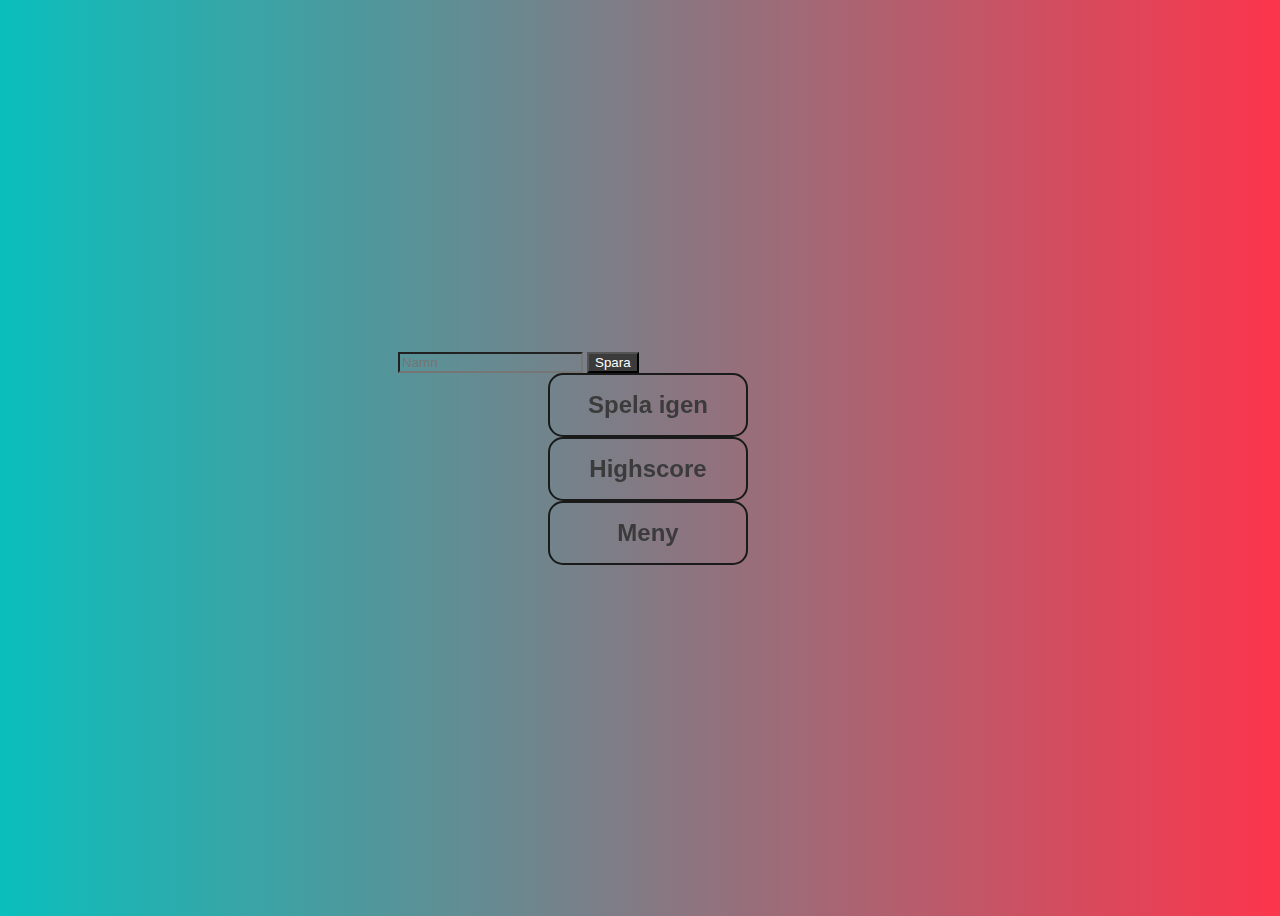
<file: end.html>
<!DOCTYPE html>
<html lang="en">
<head>
    <meta charset="UTF-8">
    <meta http-equiv="X-UA-Compatible" content="IE=edge">
    <meta name="viewport" content="width=device-width, initial-scale=1.0">
    <title>Highscore</title>
    <link href="https://cdn.jsdelivr.net/npm/bootstrap@5.1.2/dist/css/bootstrap.min.css" rel="stylesheet"
    integrity="sha384-uWxY/CJNBR+1zjPWmfnSnVxwRheevXITnMqoEIeG1LJrdI0GlVs/9cVSyPYXdcSF" crossorigin="anonymous">
    <link rel="stylesheet" href="end.css">
</head>
<body>

    <div class="container">
        <div class="row" style="width: 500px;">
            <div class="p" id="playerPoints"></div>
            <div class="input-group mb-3">
                <input type="text" class="form-control" placeholder="Namn" aria-label="Namn" aria-describedby="button-addon2" style="background: unset;" id="input">
                <button class="btn btn-outline-secondary" type="button" id="btn" style="color: white; background-color: #3B3B3B;">Spara</button>
              </div>
            <div class="btns mt-3">
                <button class="button-28" role="button"><a href="game.html">Spela igen</a></button>
                <button class="button-28 mt-3" role="button"><a href="highscore.html">Highscore</a></button>
                <button class="button-28 mt-3" role="button"><a href="index.html">Meny</a></button>
            </div>
        </div>
    </div>
    



    <script src="https://cdn.jsdelivr.net/npm/bootstrap@5.1.2/dist/js/bootstrap.bundle.min.js"
    integrity="sha384-kQtW33rZJAHjgefvhyyzcGF3C5TFyBQBA13V1RKPf4uH+bwyzQxZ6CmMZHmNBEfJ"
    crossorigin="anonymous"></script>
    <script src="end.js"></script>
<script src="highscore.js"></script>
</body>
</html>
</file>
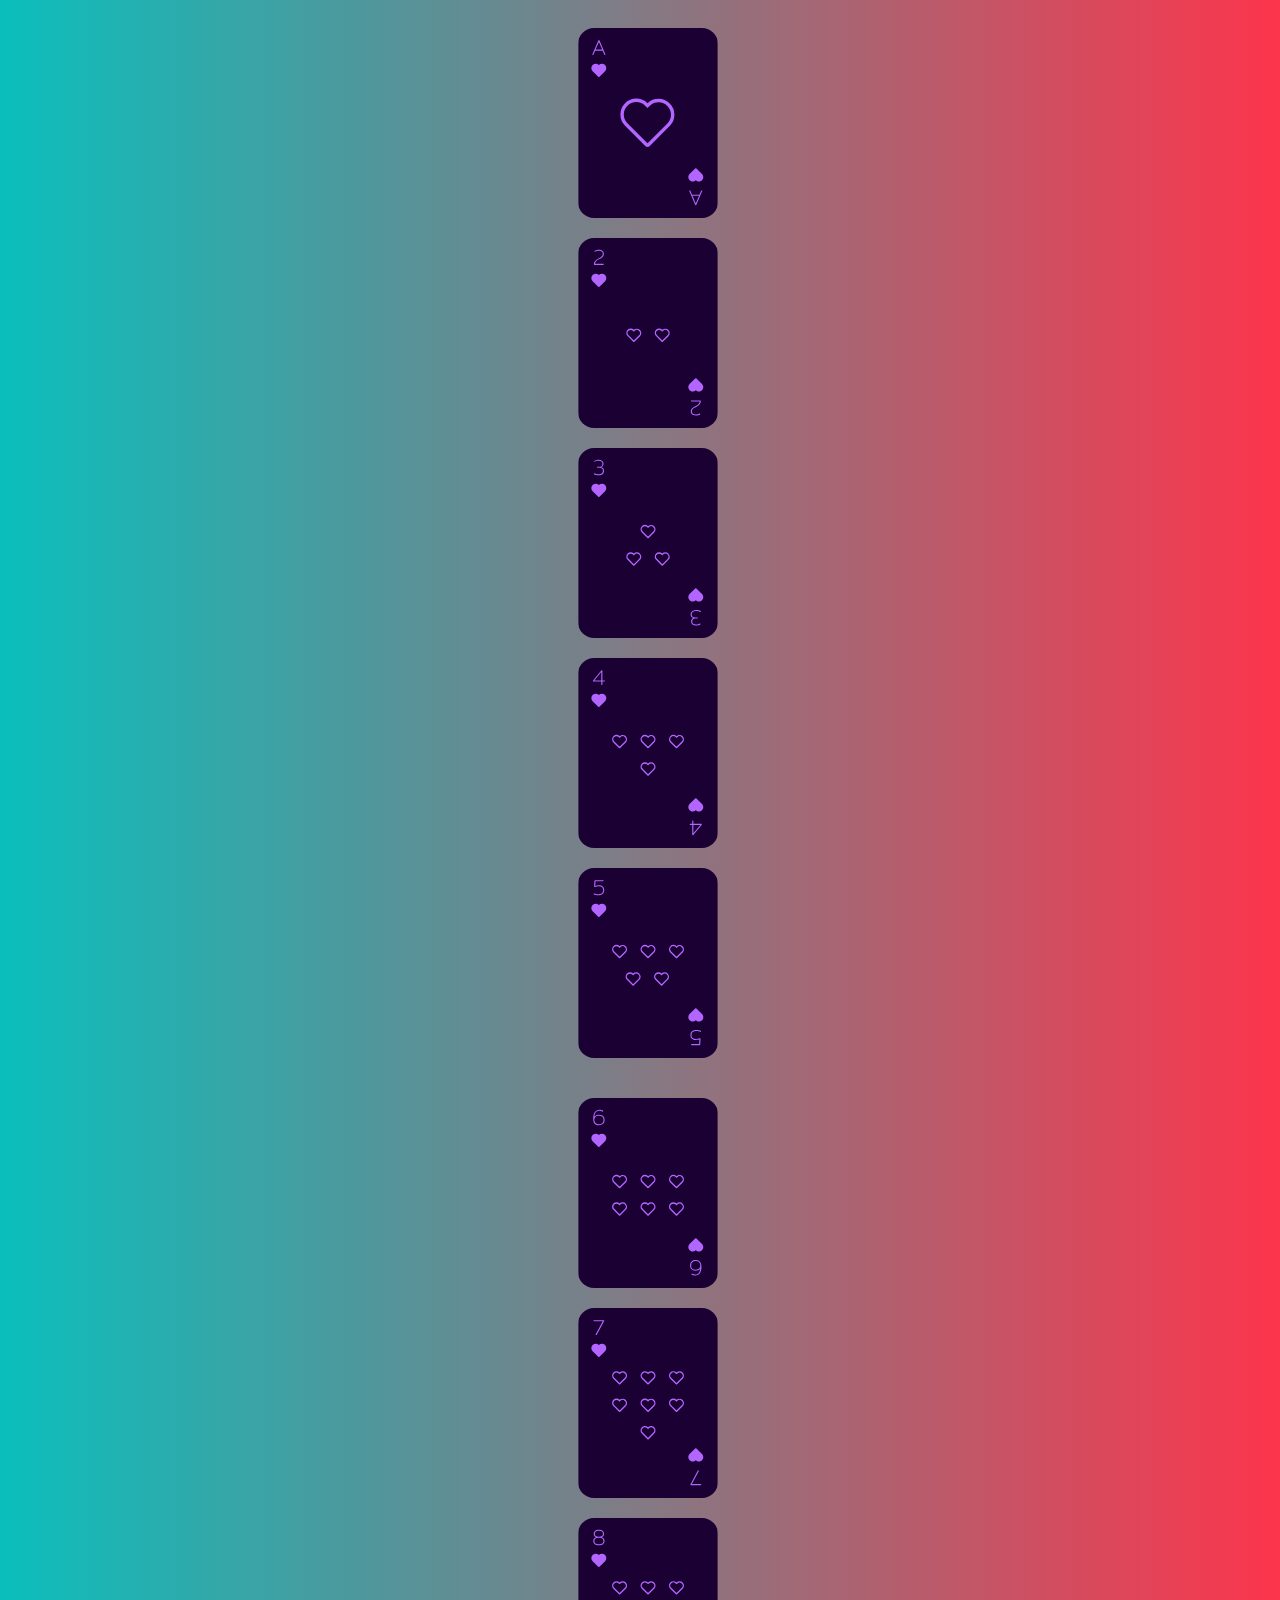
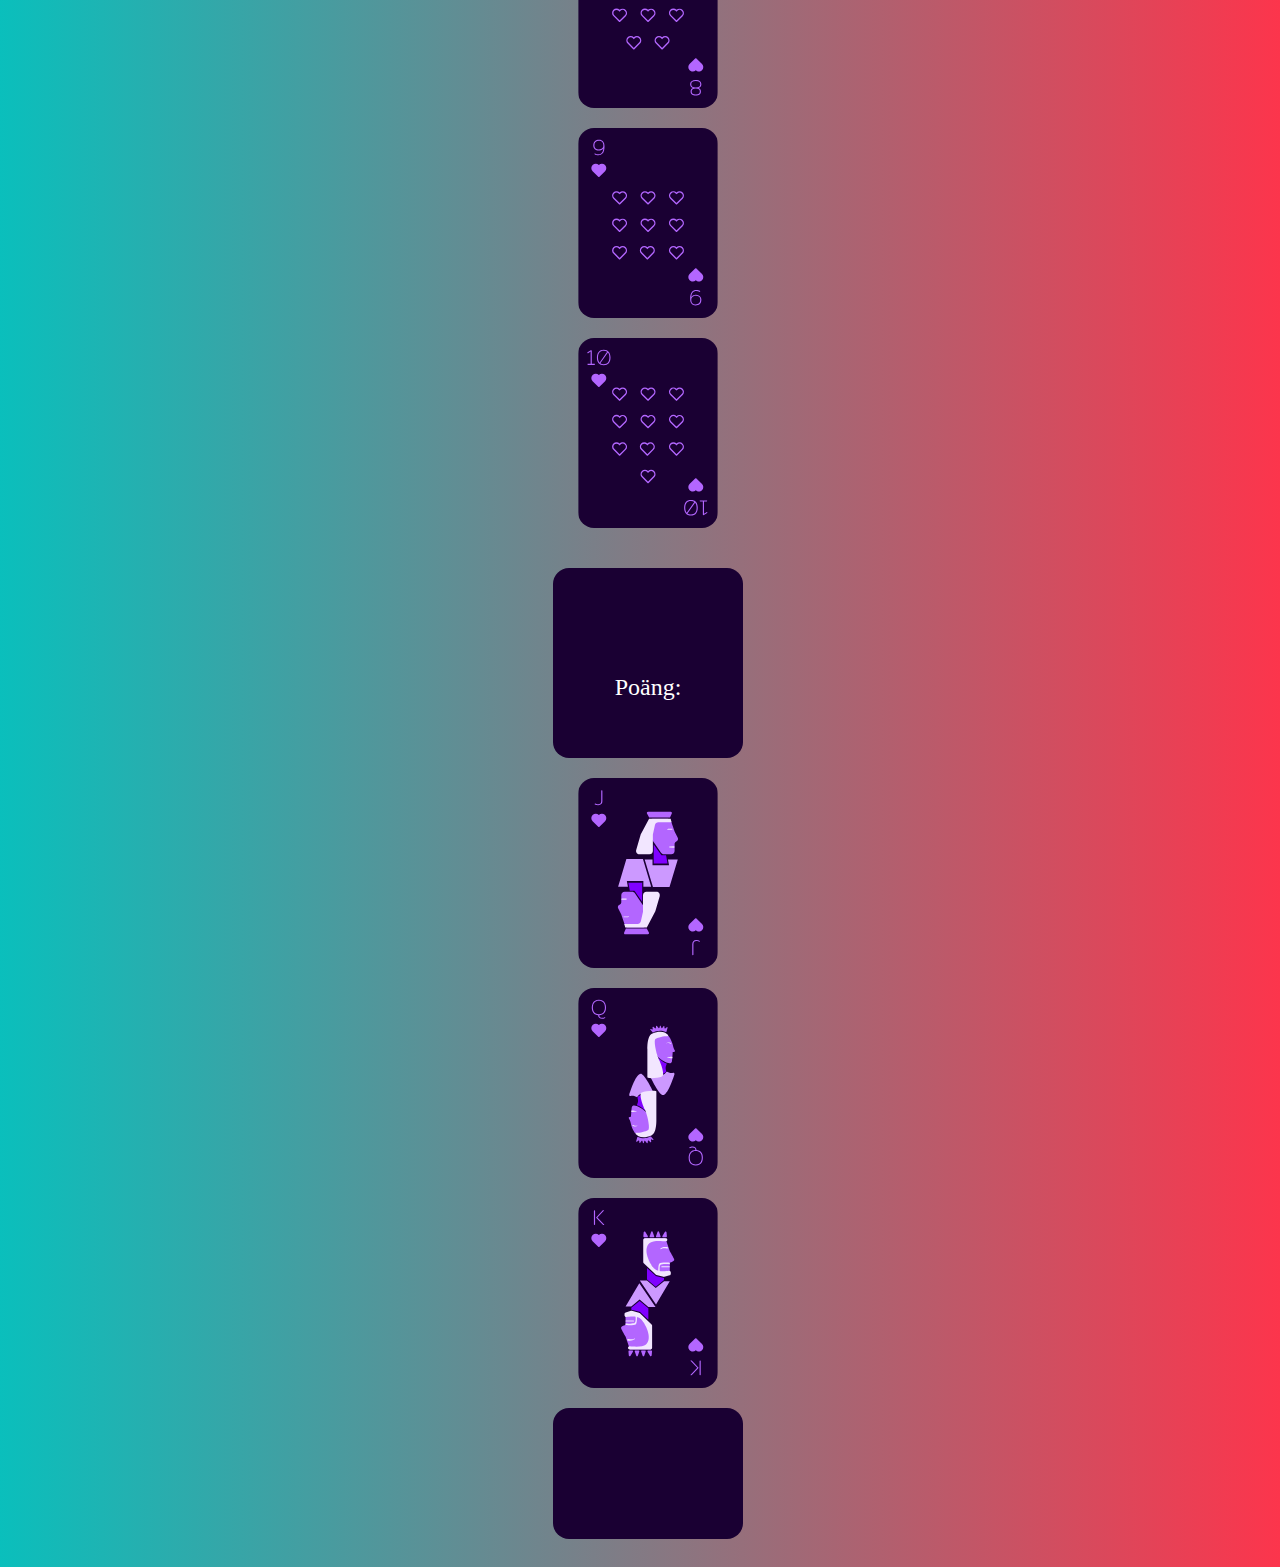
<file: game.html>
<!DOCTYPE html>
<html lang="en">

<head>
    <meta charset="UTF-8">
    <meta http-equiv="X-UA-Compatible" content="IE=edge">
    <meta name="viewport" content="width=device-width, initial-scale=1.0">
    <title>Higher Lower</title>
    <link rel="stylesheet" href="game.css">
    <link href="https://cdn.jsdelivr.net/npm/bootstrap@5.1.2/dist/css/bootstrap.min.css" rel="stylesheet"
        integrity="sha384-uWxY/CJNBR+1zjPWmfnSnVxwRheevXITnMqoEIeG1LJrdI0GlVs/9cVSyPYXdcSF" crossorigin="anonymous">

</head>

<body>

    <div class="row justify-content-center align-items-center">
        <div class="col-12 d-flex text-center justify-content-center">
            <div class="col-2 ACE" style="width: auto;" id="1">
                <img src="./cards/a.svg" alt="" id="pic1">
            </div>
            <div class="col-2" id="2" style="width: auto;">
                <img src="./cards/two.svg" alt="" id="pic2">
            </div>
            <div class="col-2" id="3" style="width: auto;">
                <img src="./cards/three.svg" alt="" id="pic3">
            </div>
            <div class="col-2" id="4" style="width: auto;">
                <img src="./cards/four.svg" alt="" id="pic4">
            </div>
            <div class="col-2" id="5" style="width: auto;">
                <img src="./cards/five.svg" alt="" id="pic5">
            </div>
        </div>
    </div>

    <div class="row justify-content-center align-items-center">
        <div class="col-12 d-flex mt-1 text-center justify-content-center">
            <div class="col-2" id="6" style="width: auto;">
                <img src="./cards/six.svg" alt="" id="pic6">
            </div>
            <div class="col-2" id="7" style="width: auto;">
                <img src="./cards/seven.svg" alt="" id="pic7">
            </div>
            <div class="col-2" id="8" style="width: auto;">
                <img src="./cards/eight.svg" alt="" id="pic8">
            </div>
            <div class="col-2" id="9" style="width: auto;">
                <img src="./cards/nine.svg" alt="" id="pic9">
            </div>
            <div class="col-2" id="10" style="width: auto;">
                <img src="./cards/ten.svg" alt="" id="pic10">
            </div>
        </div>
    </div>

    <div class="row justify-content-center align-items-center">
        <div class="col-12 d-flex mt-1 text-center justify-content-center">

            <div class="col-2" id="points" style="background-color: #1A0033;">
                <p></p>
                <p id="playerPoints"></p>

            </div>
            <div class="col-2" id="11" style="width: auto;">
                <img src="./cards/j.svg" alt="" id="pic11">
            </div>
            <div class="col-2" id="12" style="width: auto;">
                <img src="./cards/q.svg" alt="" id="pic12">
            </div>
            <div class="col-2" id="13" style="width: auto;">
                <img src="./cards/k.svg" alt="" id="pic13">
            </div>

            <div class="col-2 d-flex justify-content-center align-items-center textAnswer" style="background-color: #1A0033; width: auto;">
                <p id="text"></p>
                <p id="answer"></p>
            </div>
        </div>
    </div>
    
    <script src="script.js"></script>
    <script src="https://cdn.jsdelivr.net/npm/bootstrap@5.1.2/dist/js/bootstrap.bundle.min.js"
        integrity="sha384-kQtW33rZJAHjgefvhyyzcGF3C5TFyBQBA13V1RKPf4uH+bwyzQxZ6CmMZHmNBEfJ"
        crossorigin="anonymous"></script>
</body>

</html>
</file>
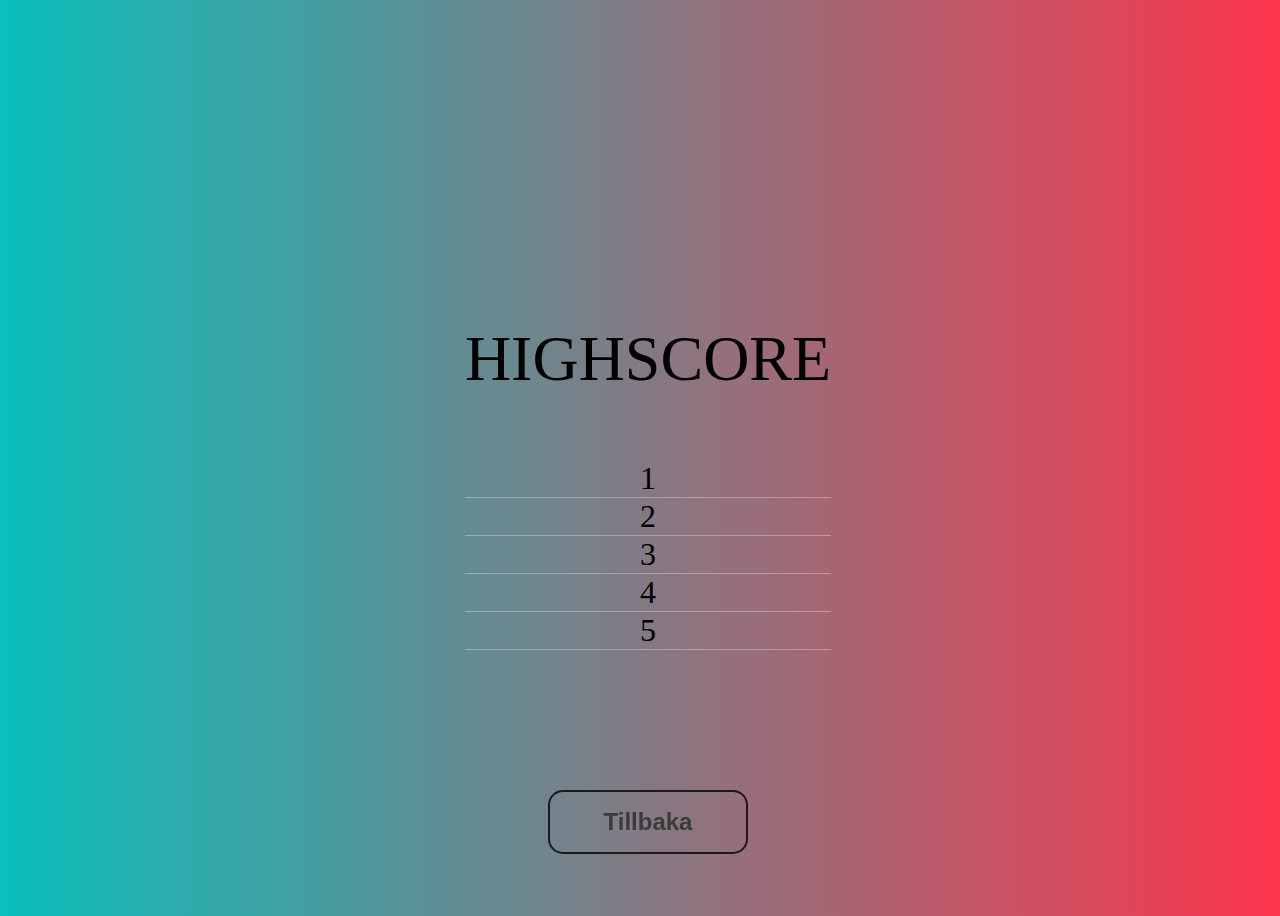
<file: highscore.html>
<!DOCTYPE html>
<html lang="en">
<head>
    <meta charset="UTF-8">
    <meta http-equiv="X-UA-Compatible" content="IE=edge">
    <meta name="viewport" content="width=device-width, initial-scale=1.0">
    <title>Highscore</title>
    <link rel="stylesheet" href="highscore.css">
    <link href="https://cdn.jsdelivr.net/npm/bootstrap@5.1.2/dist/css/bootstrap.min.css" rel="stylesheet"
    integrity="sha384-uWxY/CJNBR+1zjPWmfnSnVxwRheevXITnMqoEIeG1LJrdI0GlVs/9cVSyPYXdcSF" crossorigin="anonymous">

</head>
<body>

    <div class="container">
        <div class="row justify-content-center">
            <div class="col-12 d-flex fw-bold justify-content-center"><p class="highscore">HIGHSCORE</p></div>
        </div>
        <div class="row mt-3 justify-content-center" style="height: 330px;">
            <div class="row rows">
                <div class="col-1">1</div>
                <div class="col-6" id="name1"></div>
                <div class="col-3" id="date1"></div>
                <div class="col-2" id="points1"></div>
            </div>
            <div class="row rows">
                <div class="col-1">2</div>
                <div class="col-6" id="name2"></div>
                <div class="col-3" id="date2"></div>
                <div class="col-2" id="points2"></div>
            </div>
            <div class="row rows">
                <div class="col-1">3</div>
                <div class="col-6" id="name3"></div>
                <div class="col-3" id="date3"></div>
                <div class="col-2" id="points3"></div>
            </div>
            <div class="row rows">
                <div class="col-1">4</div>
                <div class="col-6" id="name4"></div>
                <div class="col-3" id="date4"></div>
                <div class="col-2" id="points4"></div>
            </div>
            <div class="row rows">
                <div class="col-1">5</div>
                <div class="col-6" id="name5"></div>
                <div class="col-3" id="date5"></div>
                <div class="col-2" id="points5"></div>
            </div>
        </div>
        <div class="row justify-content-center m-4">
            <div class="col-6">
                <button class="button-28" role="button"><a href="index.html">Tillbaka</a></button>
            </div>
        </div>
    </div>
    <script src="https://cdn.jsdelivr.net/npm/bootstrap@5.1.2/dist/js/bootstrap.bundle.min.js"
        integrity="sha384-kQtW33rZJAHjgefvhyyzcGF3C5TFyBQBA13V1RKPf4uH+bwyzQxZ6CmMZHmNBEfJ"
        crossorigin="anonymous"></script>
    <script src="highscore.js"></script>
</body>
</html>
</file>
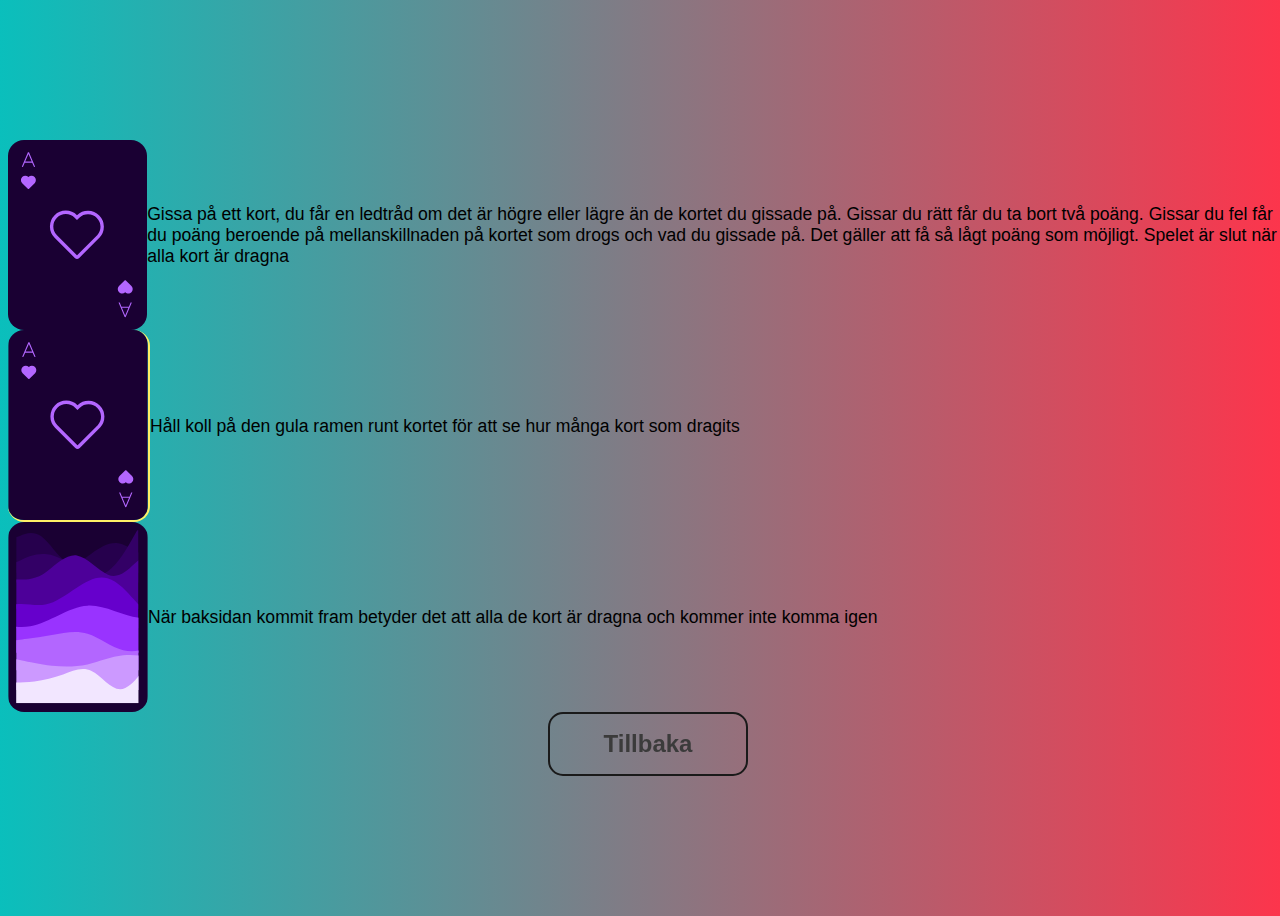
<file: rules.html>
<!DOCTYPE html>
<html lang="en">

<head>
    <meta charset="UTF-8">
    <meta http-equiv="X-UA-Compatible" content="IE=edge">
    <meta name="viewport" content="width=device-width, initial-scale=1.0">
    <title>Rules</title>
    <link rel="stylesheet" href="rules.css">
    <link href="https://cdn.jsdelivr.net/npm/bootstrap@5.1.2/dist/css/bootstrap.min.css" rel="stylesheet"
        integrity="sha384-uWxY/CJNBR+1zjPWmfnSnVxwRheevXITnMqoEIeG1LJrdI0GlVs/9cVSyPYXdcSF" crossorigin="anonymous">

</head>

<body>
    <div class="container mt">
        <div class="col-10 m-3">
            <img src="./cards/a.svg" alt="">
            <p class="m-5">Gissa på ett kort, du får en ledtråd om det är högre eller lägre än de kortet du gissade på. Gissar du rätt får du 
                ta bort två poäng. Gissar du fel får du poäng beroende på mellanskillnaden på kortet som drogs och vad du gissade på.
                Det gäller att få så lågt poäng som möjligt. Spelet är slut när alla kort är dragna</p>
        </div>
        <div class="row">
            <div class="col-10 m-3">
                <img src="./cards/a.svg" alt="" class="oneCard twoCards">
                <p class="m-5">Håll koll på den gula ramen runt kortet för att se hur många kort som dragits</p>
            </div>
        </div>
        <div class="row">
            <div class="col-10 m-3">
                <img src="./cards/a.svg" alt="" class="fourCards">
                <p class="m-5">När baksidan kommit fram betyder det att alla de kort är dragna och kommer inte komma igen</p>
            </div>
        </div>
    </div>

    <div class="row justify-content-center m-3">
        <div class="col-12 d-flex justify-content-center">
            <button class="button-28" role="button"><a href="index.html">Tillbaka</a></button>
        </div>
    </div>
    </div>

</body>

</html>
</file>
<file: end.css>
body {
    width: 100%;
    min-height: 100vh;
    display: flex;
    flex-direction: column;
    align-items: center;
    justify-content: center;
    overflow: hidden;
    background: #FC354C;  /* fallback for old browsers */
    background: -webkit-linear-gradient(to right, #0ABFBC, #FC354C);  /* Chrome 10-25, Safari 5.1-6 */
    background: linear-gradient(to right, #0ABFBC, #FC354C); /* W3C, IE 10+/ Edge, Firefox 16+, Chrome 26+, Opera 12+, Safari 7+ */
    
}
.container {
        display: flex;
        justify-content: center;
}

.p {
    display: flex;
    justify-content: center;
    align-items: center;
    font-size: 7rem;
    font-weight: bold;
}
.btns {
    display: flex;
    flex-direction: column;
    align-items: center;
}


.button-28 {
    appearance: none;
    background-color: transparent;
    border: 2px solid #1A1A1A;
    border-radius: 15px;
    box-sizing: border-box;
    color: #3B3B3B;
    cursor: pointer;
    display: inline-block;
    font-family: Roobert,-apple-system,BlinkMacSystemFont,"Segoe UI",Helvetica,Arial,sans-serif,"Apple Color Emoji","Segoe UI Emoji","Segoe UI Symbol";
    font-size: 1.5rem;
    font-weight: 600;
    line-height: normal;
    margin: 0;
    min-height: 60px;
    min-width: 0;
    outline: none;
    padding: 16px 24px;
    text-align: center;
    text-decoration: none;
    transition: all 300ms cubic-bezier(.23, 1, 0.32, 1);
    user-select: none;
    -webkit-user-select: none;
    touch-action: manipulation;
    width: 200px;
    will-change: transform;
  }
  
  .button-28:disabled {
    pointer-events: none;
  }
  
  .button-28:hover {
    color: #fff;
    background-color: #1A1A1A;
    box-shadow: rgba(0, 0, 0, 0.25) 0 8px 15px;
    transform: translateY(-2px);
  }
  
  .button-28:active {
    box-shadow: none;
    transform: translateY(0);
  }

  
  button > a {
    text-decoration: none;
    color: unset;
}

button > a:hover {
    color: unset;
}
</file>
<file: game.css>
img {
    background-position: center;
    background-size: cover;
    height: 190px;
    width: 140px;
    border-radius: 1rem;
}

body {
width: 100%;
min-height: 100vh;
display: flex;
flex-direction: column;
align-items: center;
justify-content: center;
overflow: hidden;
background: #FC354C;  /* fallback for old browsers */
background: -webkit-linear-gradient(to right, #0ABFBC, #FC354C);  /* Chrome 10-25, Safari 5.1-6 */
background: linear-gradient(to right, #0ABFBC, #FC354C); /* W3C, IE 10+/ Edge, Firefox 16+, Chrome 26+, Opera 12+, Safari 7+ */

}

#text {
    font-size: 2.6rem;
    display: flex;
    justify-content: center;
    align-items: center;
    font-family: Roobert,-apple-system,BlinkMacSystemFont,"Segoe UI",Helvetica,Arial,sans-serif,"Apple Color Emoji","Segoe UI Emoji","Segoe UI Symbol";
    ;
}

.col-2 {
    
    border-radius: 1rem;
    display: flex;
    justify-content: center;
    align-items: center;
    flex-direction: column;
    width: auto;
    font-size: 3rem;
    margin: 20px;
    padding: 0;

}
#points {
    font-size: 1.5rem;
    display: flex;
    justify-content: center;
    align-items: center;
    
    
}
#points, #answer {
    background-size: cover;
    height: 190px;
    width: 190px;
    color: white;
    border-radius: 1rem;
}

.textAnswer {
    color: white;
    font-size: 1.5rem;
    display: flex;
    justify-content: flex;
    align-items: center;
}
#answer {
    height: auto;
}

img:hover {
    cursor: pointer;
}

.text {
    font-size: 3rem;
    font-weight: bold;
}

.rightCard {
    animation-name: effects;
    animation-duration: 1s;
}

@keyframes effects {
    from {opacity: 30%}
    to {opacity: 100%;}
}

.oneCard {
    border-right: 2px solid #FFF066;
}

.twoCards {
    border-bottom: 2px solid #FFF066;
}

.threeCards {
    border-left: 2px solid #FFF066;
}

.fourCards {
    content: url('./cards/back.svg');
}
</file>
<file: highscore.css>
body {
    width: 100%;
    min-height: 100vh;
    display: flex;
    flex-direction: column;
    align-items: center;
    justify-content: center;
    overflow: hidden;
    background: #FC354C;  /* fallback for old browsers */
    background: -webkit-linear-gradient(to right, #0ABFBC, #FC354C);  /* Chrome 10-25, Safari 5.1-6 */
    background: linear-gradient(to right, #0ABFBC, #FC354C); /* W3C, IE 10+/ Edge, Firefox 16+, Chrome 26+, Opera 12+, Safari 7+ */
    
    }


.container {
    height: 400px;
    justify-content: center;
}

.highscore {
    font-size: 4rem;
}

.col-6, .col-1, .col-3, .col-2 {
    display: flex;
    justify-content: center;
    align-items: center;
    font-size: 2rem;
    
}

.rows {
    border-bottom: 1px solid #f1f1f15a;
    
}


.button-28 {
    appearance: none;
    background-color: transparent;
    border: 2px solid #1A1A1A;
    border-radius: 15px;
    box-sizing: border-box;
    color: #3B3B3B;
    cursor: pointer;
    display: inline-block;
    font-family: Roobert,-apple-system,BlinkMacSystemFont,"Segoe UI",Helvetica,Arial,sans-serif,"Apple Color Emoji","Segoe UI Emoji","Segoe UI Symbol";
    font-size: 1.5rem;
    font-weight: 600;
    line-height: normal;
    margin: 0;
    min-height: 60px;
    min-width: 0;
    outline: none;
    padding: 16px 24px;
    text-align: center;
    text-decoration: none;
    transition: all 300ms cubic-bezier(.23, 1, 0.32, 1);
    user-select: none;
    -webkit-user-select: none;
    touch-action: manipulation;
    width: 200px;
    will-change: transform;
  }
  
  .button-28:disabled {
    pointer-events: none;
  }
  
  .button-28:hover {
    color: #fff;
    background-color: #1A1A1A;
    box-shadow: rgba(0, 0, 0, 0.25) 0 8px 15px;
    transform: translateY(-2px);
  }
  
  .button-28:active {
    box-shadow: none;
    transform: translateY(0);
  }

  
  button > a {
    text-decoration: none;
    color: unset;
}

button > a:hover {
    color: unset;
}
</file>
<file: rules.css>
body {
    width: 100%;
    min-height: 100vh;
    display: flex;
    flex-direction: column;
    align-items: center;
    justify-content: center;
    background: #FC354C;  /* fallback for old browsers */
    background: -webkit-linear-gradient(to right, #0ABFBC, #FC354C);  /* Chrome 10-25, Safari 5.1-6 */
    background: linear-gradient(to right, #0ABFBC, #FC354C); /* W3C, IE 10+/ Edge, Firefox 16+, Chrome 26+, Opera 12+, Safari 7+ */
    font-family: Roobert,-apple-system,BlinkMacSystemFont,"Segoe UI",Helvetica,Arial,sans-serif,"Apple Color Emoji","Segoe UI Emoji","Segoe UI Symbol";
    
    }
    .col-10 {
        display: flex;
        align-items: center;
        font-size: 1.1rem;

    }

 
     
::-webkit-scrollbar {
    display: none;
}

    img {
        background-position: center;
        background-size: cover;
        height: 190px;
        width: 140px;
        border-radius: 1rem;
    }

    .oneCard {
        border-right: 2px solid #FFF066;
    }
    
    .twoCards {
        border-bottom: 2px solid #FFF066;
    }
    
    .threeCards {
        border-left: 2px solid #FFF066;
    }
    
    .fourCards {
        content: url('./cards/back.svg');
    }
    
    .rules >  .col-6 > p{
        font-size: 2rem;
    }

    button > a {
        text-decoration: none;
        color: unset;
    }
    
    button > a:hover {
        color: unset;
    }

    .button-28 {
        appearance: none;
        background-color: transparent;
        border: 2px solid #1A1A1A;
        border-radius: 15px;
        box-sizing: border-box;
        color: #3B3B3B;
        cursor: pointer;
        display: inline-block;
        font-family: Roobert,-apple-system,BlinkMacSystemFont,"Segoe UI",Helvetica,Arial,sans-serif,"Apple Color Emoji","Segoe UI Emoji","Segoe UI Symbol";
        font-size: 1.5rem;
        font-weight: 600;
        line-height: normal;
        margin: 0;
        min-height: 60px;
        min-width: 0;
        outline: none;
        padding: 16px 24px;
        text-align: center;
        text-decoration: none;
        transition: all 300ms cubic-bezier(.23, 1, 0.32, 1);
        user-select: none;
        -webkit-user-select: none;
        touch-action: manipulation;
        width: 200px;
        will-change: transform;
      }
      
      .button-28:disabled {
        pointer-events: none;
      }
      
      .button-28:hover {
        color: #fff;
        background-color: #1A1A1A;
        box-shadow: rgba(0, 0, 0, 0.25) 0 8px 15px;
        transform: translateY(-2px);
      }
      
      .button-28:active {
        box-shadow: none;
        transform: translateY(0);
      }
</file>
